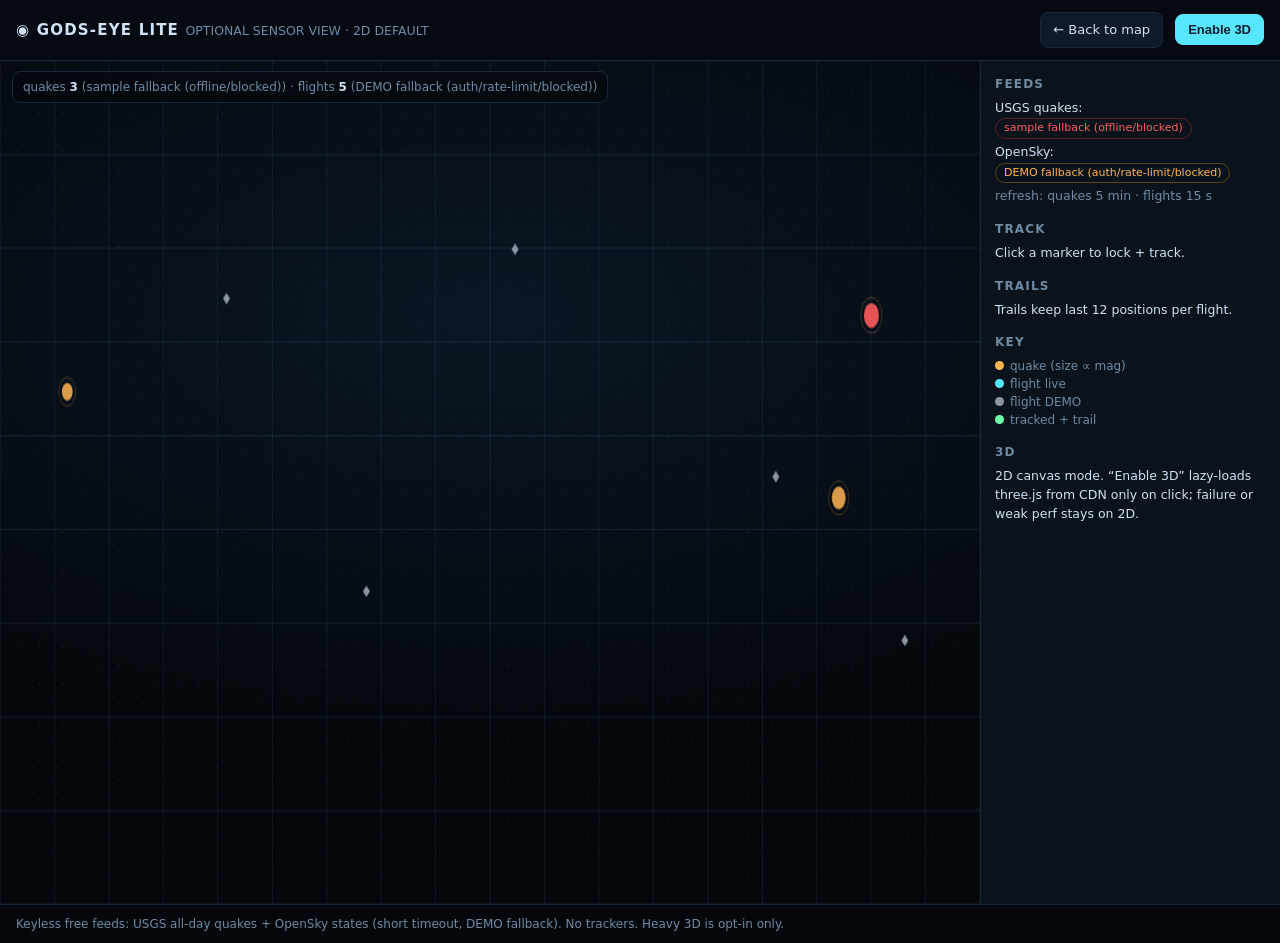
<file: gods-eye.html>
<!DOCTYPE html>
<html lang="en">
<head>
<meta charset="utf-8">
<meta name="viewport" content="width=device-width, initial-scale=1, viewport-fit=cover">
<meta name="theme-color" content="#04080d">
<meta name="description" content="Aegis Nexus Gods-Eye Lite — optional 2D sensor-look airspace + seismic overlay. Lazy-loaded only on navigation.">
<meta http-equiv="Content-Security-Policy" content="default-src 'self'; base-uri 'self'; object-src 'none'; frame-ancestors 'none'; script-src 'self' 'unsafe-inline' https://unpkg.com https://cdn.jsdelivr.net; style-src 'self' 'unsafe-inline'; img-src 'self' data: blob: https:; font-src 'self' data: https:; connect-src 'self' https:; media-src 'self'; worker-src 'self' blob:">
<title>Gods-Eye Lite — Aegis Nexus</title>
<style>
:root{--bg:#04080d;--panel:#0a121b;--line:#16283a;--txt:#cfe3f5;--dim:#6f8ba3;--amber:#ffb454;--cyan:#57e6ff;--red:#ff5d5d;--grn:#6dffa8}
*{box-sizing:border-box}html,body{margin:0;background:var(--bg);color:var(--txt);font:14px/1.5 system-ui,-apple-system,Segoe UI,Roboto,sans-serif}
header{display:flex;gap:12px;align-items:center;padding:12px 16px;border-bottom:1px solid var(--line);background:rgba(6,12,19,.9);position:sticky;top:0;z-index:5;flex-wrap:wrap}
header h1{font-size:15px;margin:0;letter-spacing:.08em;text-transform:uppercase}
header h1 small{color:var(--dim);font-weight:400;letter-spacing:0}
header .sp{flex:1}
a{color:var(--cyan)}
.btn{background:#0e1a27;border:1px solid var(--line);color:var(--txt);border-radius:8px;padding:7px 12px;cursor:pointer;font-size:13px;text-decoration:none;display:inline-block}
.btn:hover{border-color:var(--cyan)}
.btn.primary{border-color:var(--cyan);color:#03202a;background:var(--cyan);font-weight:600}
.btn[disabled]{opacity:.45;cursor:default}
main{display:grid;grid-template-columns:1fr 300px;gap:0;min-height:calc(100vh - 57px)}
#stage{position:relative;min-height:60vh;background:radial-gradient(1200px 600px at 50% 30%,#0a1624 0%,#04080d 70%)}
#eye{display:block;width:100%;height:calc(100vh - 57px);min-height:480px;cursor:crosshair}
#hud{position:absolute;top:10px;left:12px;font-size:12px;color:var(--dim);background:rgba(4,8,13,.72);border:1px solid var(--line);border-radius:8px;padding:6px 10px;pointer-events:none}
#hud b{color:var(--txt)}
aside{border-left:1px solid var(--line);background:var(--panel);padding:14px;overflow:auto;max-height:calc(100vh - 57px)}
aside h2{font-size:12px;text-transform:uppercase;letter-spacing:.1em;color:var(--dim);margin:14px 0 6px}
aside h2:first-child{margin-top:0}
.kv{font-size:12.5px}.kv div{margin:3px 0}
.pill{display:inline-block;font-size:11px;border:1px solid var(--line);border-radius:99px;padding:1px 8px;margin:1px 4px 1px 0;color:var(--dim)}
.pill.live{color:var(--grn);border-color:#1e4d33}.pill.demo{color:var(--amber);border-color:#5a4416}.pill.err{color:var(--red);border-color:#5a2020}
#trailInfo,#detail{font-size:12.5px;white-space:pre-wrap}
.legend{font-size:12px;color:var(--dim)}
.dot{display:inline-block;width:9px;height:9px;border-radius:50%;margin-right:6px;vertical-align:baseline}
footer{padding:10px 16px;color:var(--dim);font-size:12px;border-top:1px solid var(--line)}
@media(max-width:900px){main{grid-template-columns:1fr}#eye{height:62vh}aside{border-left:0;border-top:1px solid var(--line);max-height:none}}
</style>
</head>
<body>
<header>
<h1>◉ Gods-Eye Lite <small>optional sensor view · 2D default</small></h1>
<span class="sp"></span>
<a class="btn" href="index.html#section-map">← Back to map</a>
<button class="btn primary" id="btn3d" type="button">Enable 3D</button>
</header>
<main>
<div id="stage">
<canvas id="eye" width="1200" height="620" aria-label="Sensor-look world plot: earthquakes and flights"></canvas>
<div id="hud">…</div>
</div>
<aside>
<h2>Feeds</h2>
<div class="kv" id="feeds"><div>starting…</div></div>
<h2>Track</h2>
<div id="detail">Click a marker to lock + track.</div>
<h2>Trails</h2>
<div id="trailInfo">Trails keep last 12 positions per flight.</div>
<h2>Key</h2>
<div class="legend"><span class="dot" style="background:#ffb454"></span>quake (size ∝ mag)<br><span class="dot" style="background:#57e6ff"></span>flight live<br><span class="dot" style="background:#8a97a5"></span>flight DEMO<br><span class="dot" style="background:#6dffa8"></span>tracked + trail</div>
<h2>3D</h2>
<div class="kv" id="mode3d">2D canvas mode. “Enable 3D” lazy-loads three.js from CDN only on click; failure or weak perf stays on 2D.</div>
</aside>
</main>
<footer>Keyless free feeds: USGS all-day quakes + OpenSky states (short timeout, DEMO fallback). No trackers. Heavy 3D is opt-in only.</footer>
<script src="js/gods-eye.js" defer></script>
</body>
</html>
</file>
